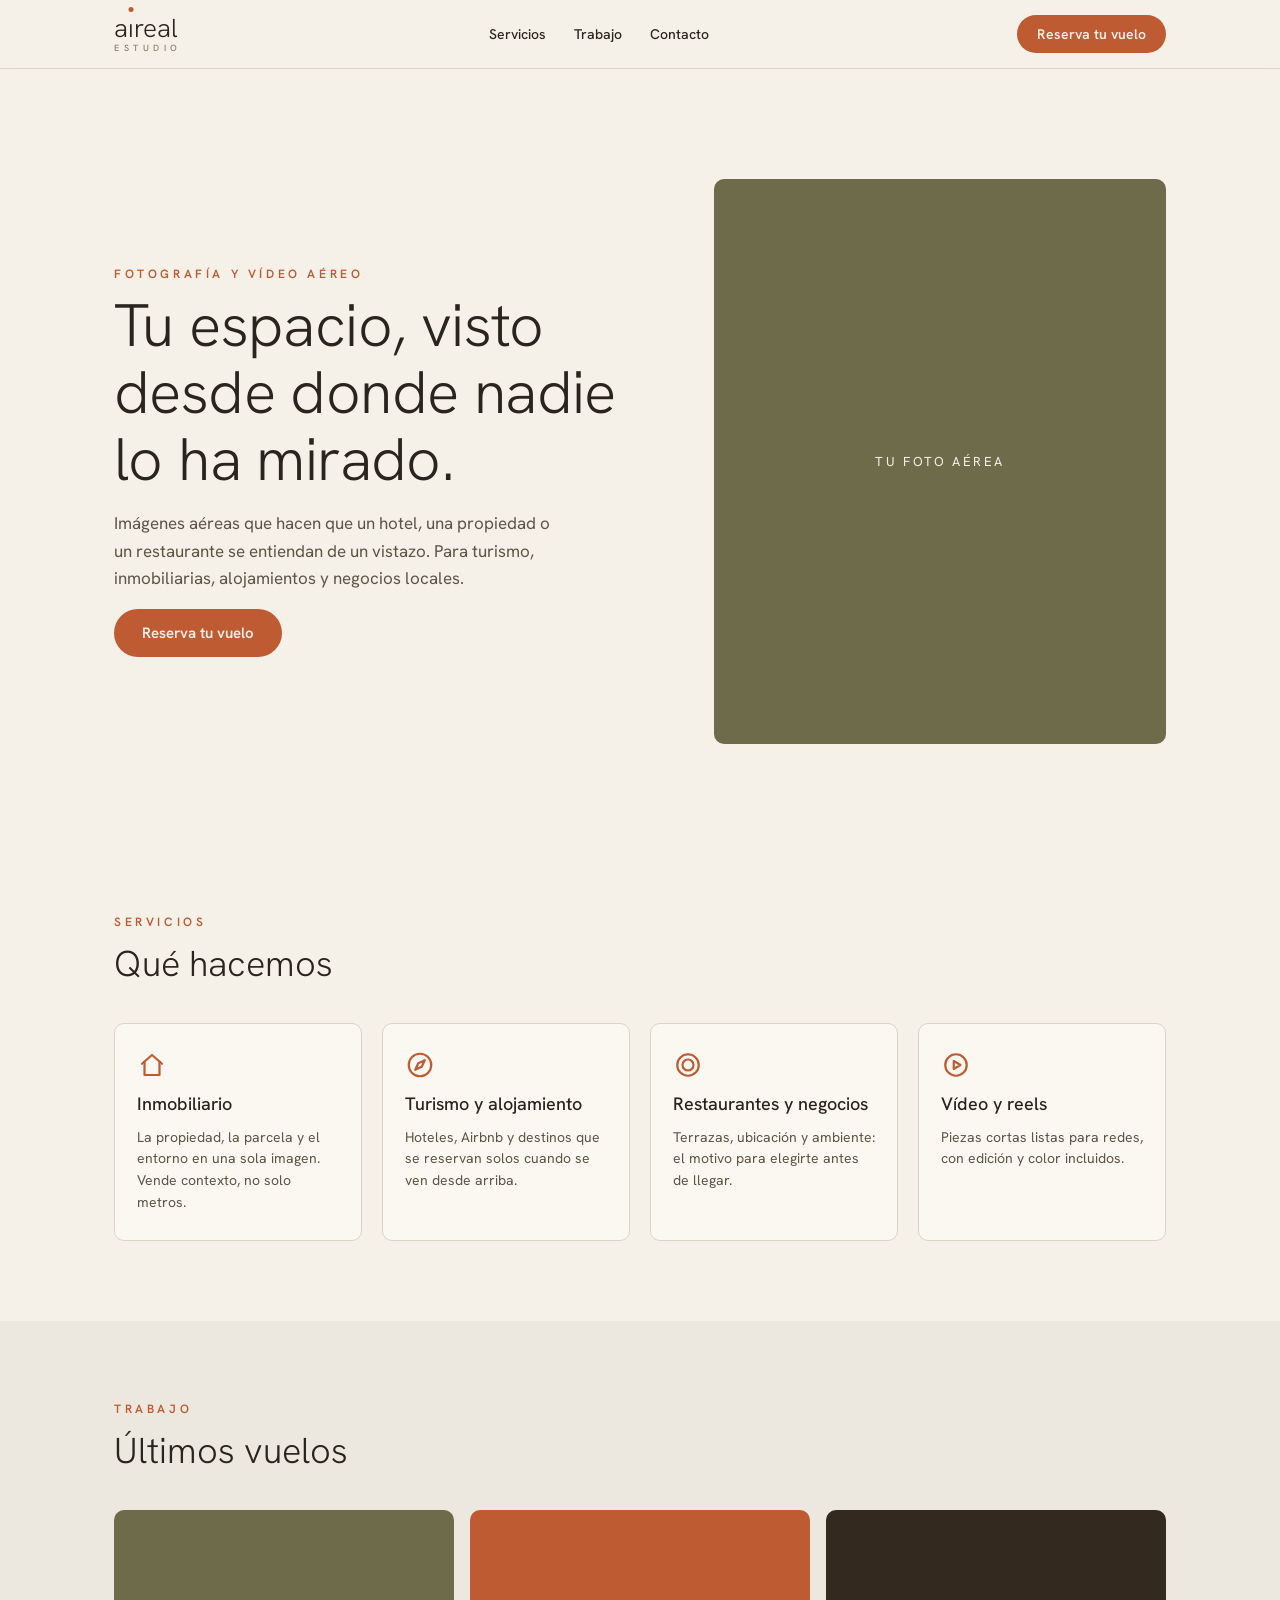
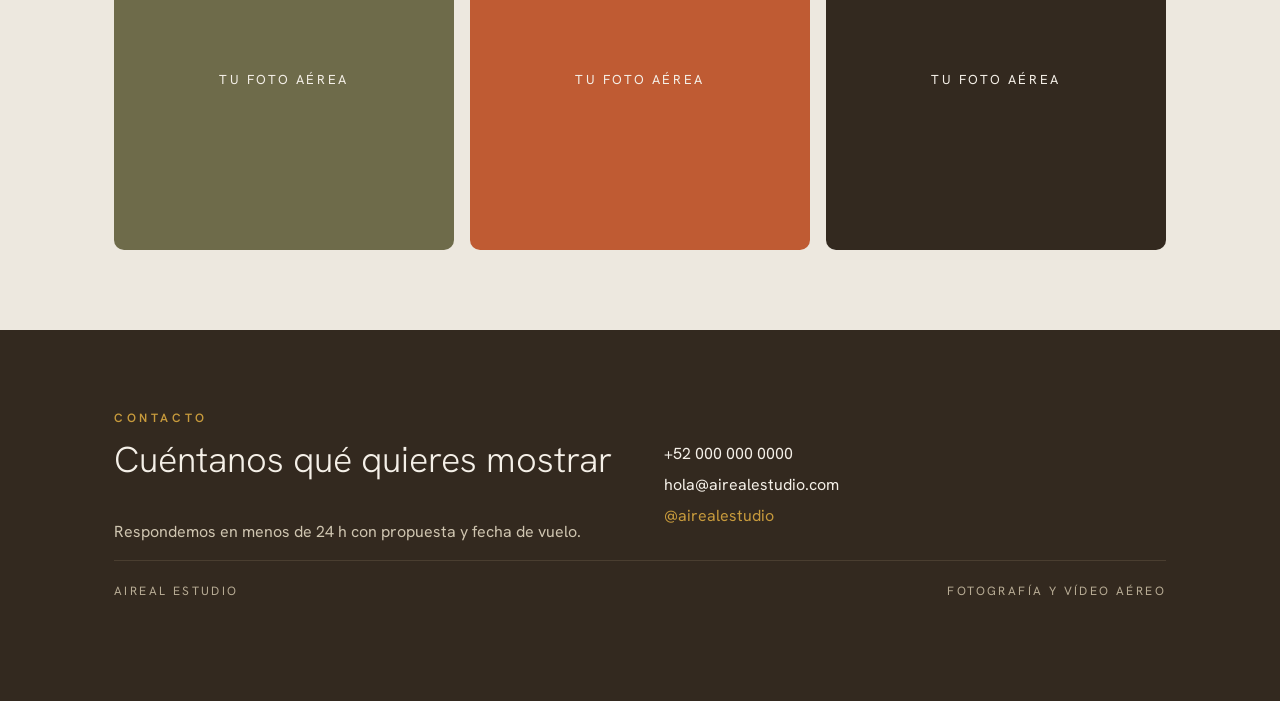
<file: branding/web/index.html>
<!DOCTYPE html>
<html lang="es">
<head>
<meta charset="UTF-8">
<meta name="viewport" content="width=device-width, initial-scale=1">
<title>Aireal Estudio — Fotografía y vídeo aéreo</title>
<meta name="description" content="Fotografía y vídeo aéreo para turismo, inmobiliarias, alojamientos y restaurantes.">
<link rel="preconnect" href="https://fonts.googleapis.com">
<link rel="preconnect" href="https://fonts.gstatic.com" crossorigin>
<link href="https://fonts.googleapis.com/css2?family=Hanken+Grotesk:wght@300;400;500;600&display=swap" rel="stylesheet">
<style>:root{--terracota:#BF5B33;--ocre:#C79A3C;--oliva:#6E6B4A;--crema:#F5F0E8;--tierra:#33291F;--texto:#2A241E;--muted:#8A7F6C}
*{box-sizing:border-box}body{margin:0;font-family:'Hanken Grotesk',sans-serif;background:var(--crema);color:var(--texto)}
a{color:var(--terracota);text-decoration:none}a:hover{color:#8F4022}
.wrap{max-width:1100px;margin:0 auto;padding:0 24px}
header{position:sticky;top:0;background:rgba(245,240,232,.92);backdrop-filter:blur(8px);border-bottom:1px solid #DCD4C4;z-index:10}
.nav{display:flex;align-items:center;justify-content:space-between;height:68px}
.logo{font-weight:300;font-size:26px;line-height:1}.logo .i{position:relative;display:inline-block}
.logo .i::after{content:"";position:absolute;left:50%;top:-8px;transform:translateX(-50%);width:5px;height:5px;border-radius:50%;background:var(--terracota)}
.logo small{display:block;font-size:9px;font-weight:500;letter-spacing:.5em;text-transform:uppercase;color:var(--muted);margin-top:3px}
nav ul{display:flex;gap:28px;list-style:none;margin:0;padding:0;font-size:14px;font-weight:500}
nav a{color:var(--texto)}nav a:hover{color:var(--terracota)}
.hero{padding:110px 24px 90px;display:grid;grid-template-columns:1.1fr .9fr;gap:48px;align-items:center}
h1{font-weight:300;font-size:clamp(38px,5vw,60px);line-height:1.12;letter-spacing:-.01em;margin:0;text-wrap:pretty}
.hero p{font-size:17px;line-height:1.6;color:#5C5546;max-width:44ch}
.cta{display:inline-block;background:var(--terracota);color:var(--crema);font-weight:600;font-size:15px;padding:14px 28px;border-radius:99px}
.cta:hover{background:#8F4022;color:var(--crema)}
.ph{background:var(--oliva);border-radius:10px;display:flex;align-items:center;justify-content:center;color:var(--crema);font-size:13px;letter-spacing:.2em;text-transform:uppercase}
.hero .ph{aspect-ratio:4/5}
section{padding:80px 0}.dark{background:var(--tierra);color:var(--crema)}
.kicker{font-size:12px;font-weight:600;letter-spacing:.3em;text-transform:uppercase;color:var(--terracota);margin-bottom:10px}
h2{font-weight:300;font-size:36px;margin:0 0 36px}
.grid4{display:grid;grid-template-columns:repeat(4,1fr);gap:20px}
.card{background:#FBF8F2;border:1px solid #DCD4C4;border-radius:10px;padding:26px 22px;display:flex;flex-direction:column;gap:12px}
.card h3{font-weight:500;font-size:18px;margin:0}.card p{font-size:14px;line-height:1.55;color:#5C5546;margin:0}
.grid3{display:grid;grid-template-columns:repeat(3,1fr);gap:16px}
.grid3 .ph{aspect-ratio:1}
.contact{display:grid;grid-template-columns:1fr 1fr;gap:48px;align-items:center}
.contact ul{list-style:none;padding:0;margin:0;display:flex;flex-direction:column;gap:10px;font-size:16px}
footer{border-top:1px solid #4A3E30;padding:22px 0;font-size:12px;letter-spacing:.2em;text-transform:uppercase;color:#B7AB94;display:flex;justify-content:space-between}
@media(max-width:820px){.hero,.contact{grid-template-columns:1fr}.grid4{grid-template-columns:1fr 1fr}.grid3{grid-template-columns:1fr}nav ul{display:none}}</style>
</head>
<body>
<header><div class="wrap nav"><div class="logo">a<span class="i">ı</span>real<small>estudio</small></div>
<nav><ul><li><a href="#servicios">Servicios</a></li><li><a href="#trabajo">Trabajo</a></li><li><a href="#contacto">Contacto</a></li></ul></nav>
<a class="cta" href="#contacto" style="padding:10px 20px;font-size:14px">Reserva tu vuelo</a></div></header>

<section class="hero wrap">
<div>
<div class="kicker">Fotografía y vídeo aéreo</div>
<h1>Tu espacio, visto desde donde nadie lo ha mirado.</h1>
<p>Imágenes aéreas que hacen que un hotel, una propiedad o un restaurante se entiendan de un vistazo. Para turismo, inmobiliarias, alojamientos y negocios locales.</p>
<a class="cta" href="#contacto">Reserva tu vuelo</a>
</div>
<div class="ph">Tu foto aérea</div>
</section>

<section id="servicios"><div class="wrap">
<div class="kicker">Servicios</div>
<h2>Qué hacemos</h2>
<div class="grid4">
<div class="card"><svg width="30" height="30" viewBox="0 0 24 24" fill="none" stroke="#BF5B33" stroke-width="1.75" stroke-linecap="round" stroke-linejoin="round"><path d="M4 11l8-7 8 7"/><path d="M6 9.5V20h12V9.5"/></svg><h3>Inmobiliario</h3><p>La propiedad, la parcela y el entorno en una sola imagen. Vende contexto, no solo metros.</p></div>
<div class="card"><svg width="30" height="30" viewBox="0 0 24 24" fill="none" stroke="#BF5B33" stroke-width="1.75" stroke-linecap="round" stroke-linejoin="round"><circle cx="12" cy="12" r="9"/><path d="M15.8 8.2l-2.4 5.2-5.2 2.4 2.4-5.2z"/></svg><h3>Turismo y alojamiento</h3><p>Hoteles, Airbnb y destinos que se reservan solos cuando se ven desde arriba.</p></div>
<div class="card"><svg width="30" height="30" viewBox="0 0 24 24" fill="none" stroke="#BF5B33" stroke-width="1.75" stroke-linecap="round" stroke-linejoin="round"><circle cx="12" cy="12" r="8.6"/><circle cx="12" cy="12" r="4.4"/></svg><h3>Restaurantes y negocios</h3><p>Terrazas, ubicación y ambiente: el motivo para elegirte antes de llegar.</p></div>
<div class="card"><svg width="30" height="30" viewBox="0 0 24 24" fill="none" stroke="#BF5B33" stroke-width="1.75" stroke-linecap="round" stroke-linejoin="round"><circle cx="12" cy="12" r="8.6"/><path d="M10.2 8.8l5.4 3.2-5.4 3.2z"/></svg><h3>Vídeo y reels</h3><p>Piezas cortas listas para redes, con edición y color incluidos.</p></div>
</div>
</div></section>

<section id="trabajo" style="background:#EDE8DF"><div class="wrap">
<div class="kicker">Trabajo</div>
<h2>Últimos vuelos</h2>
<div class="grid3">
<div class="ph">Tu foto aérea</div>
<div class="ph" style="background:var(--terracota)">Tu foto aérea</div>
<div class="ph" style="background:var(--tierra)">Tu foto aérea</div>
</div>
</div></section>

<section id="contacto" class="dark"><div class="wrap">
<div class="contact">
<div>
<div class="kicker" style="color:var(--ocre)">Contacto</div>
<h2 style="color:var(--crema)">Cuéntanos qué quieres mostrar</h2>
<p style="color:#CFC5B0;line-height:1.6">Respondemos en menos de 24 h con propuesta y fecha de vuelo.</p>
</div>
<ul>
<li><a href="tel:+520000000000" style="color:var(--crema)">+52 000 000 0000</a></li>
<li><a href="mailto:hola@airealestudio.com" style="color:var(--crema)">hola@airealestudio.com</a></li>
<li><a href="https://instagram.com" style="color:var(--ocre)">@airealestudio</a></li>
</ul>
</div>
</div>
<div class="wrap"><footer><span>Aireal Estudio</span><span>Fotografía y vídeo aéreo</span></footer></div>
</section>
</body>
</html>
</file>
